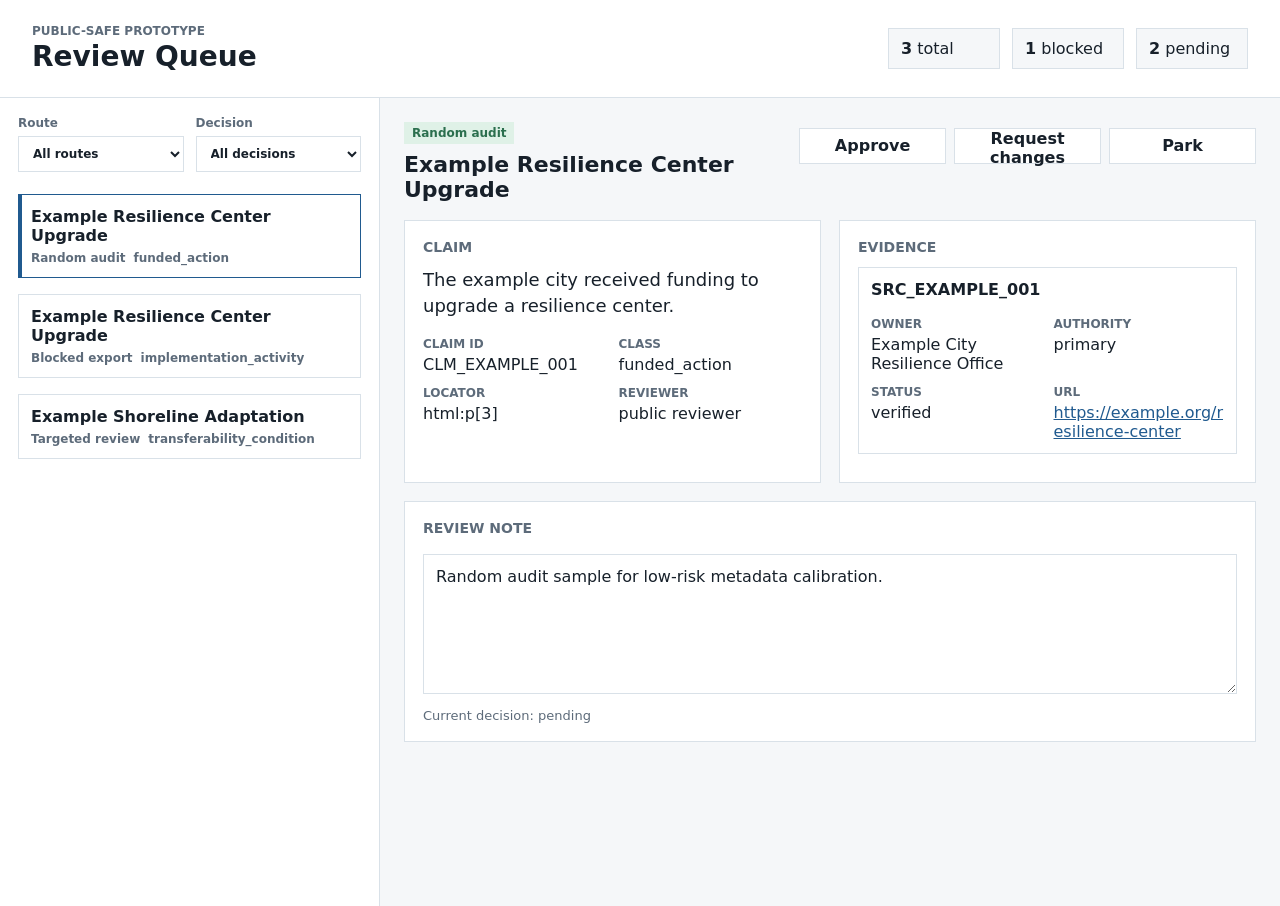
<file: case-study-workbench/review_app/index.html>
<!doctype html>
<html lang="en">
  <head>
    <meta charset="utf-8" />
    <meta name="viewport" content="width=device-width, initial-scale=1" />
    <title>Review Queue Prototype</title>
    <link rel="stylesheet" href="./style.css" />
  </head>
  <body>
    <header class="topbar">
      <div>
        <p class="eyebrow">Public-safe prototype</p>
        <h1>Review Queue</h1>
      </div>
      <div class="status-strip" aria-label="Queue counters">
        <span><strong id="totalCount">0</strong> total</span>
        <span><strong id="blockedCount">0</strong> blocked</span>
        <span><strong id="pendingCount">0</strong> pending</span>
      </div>
    </header>

    <main class="layout">
      <aside class="queue-panel" aria-label="Review queue">
        <div class="filters" aria-label="Filters">
          <label>
            Route
            <select id="routeFilter">
              <option value="all">All routes</option>
              <option value="blocked_export">Blocked export</option>
              <option value="mandatory_full_review">Mandatory full review</option>
              <option value="targeted_review">Targeted review</option>
              <option value="random_audit">Random audit</option>
            </select>
          </label>
          <label>
            Decision
            <select id="decisionFilter">
              <option value="all">All decisions</option>
              <option value="pending">Pending</option>
              <option value="approved">Approved</option>
              <option value="changes_requested">Changes requested</option>
              <option value="parked">Parked</option>
            </select>
          </label>
        </div>
        <div id="queueList" class="queue-list" role="list"></div>
      </aside>

      <section class="detail-panel" aria-live="polite">
        <div class="detail-head">
          <div>
            <p id="detailRoute" class="pill">No item selected</p>
            <h2 id="detailTitle">Select a claim</h2>
          </div>
          <div class="actions" aria-label="Review decisions">
            <button id="approveBtn" type="button">Approve</button>
            <button id="changeBtn" type="button">Request changes</button>
            <button id="parkBtn" type="button">Park</button>
          </div>
        </div>

        <div class="split">
          <article>
            <h3>Claim</h3>
            <p id="claimText" class="claim-copy">No claim selected.</p>
            <dl class="meta-grid">
              <div>
                <dt>Claim ID</dt>
                <dd id="claimId">-</dd>
              </div>
              <div>
                <dt>Class</dt>
                <dd id="claimClass">-</dd>
              </div>
              <div>
                <dt>Locator</dt>
                <dd id="locator">-</dd>
              </div>
              <div>
                <dt>Reviewer</dt>
                <dd id="reviewer">-</dd>
              </div>
            </dl>
          </article>

          <article>
            <h3>Evidence</h3>
            <div id="sourceList" class="source-list"></div>
          </article>
        </div>

        <section class="review-note">
          <h3>Review Note</h3>
          <textarea id="noteBox" rows="6" aria-label="Review note"></textarea>
          <p id="decisionPreview" class="decision-preview">Decision history is local to this prototype.</p>
        </section>
      </section>
    </main>

    <script src="./app.js"></script>
  </body>
</html>
</file>
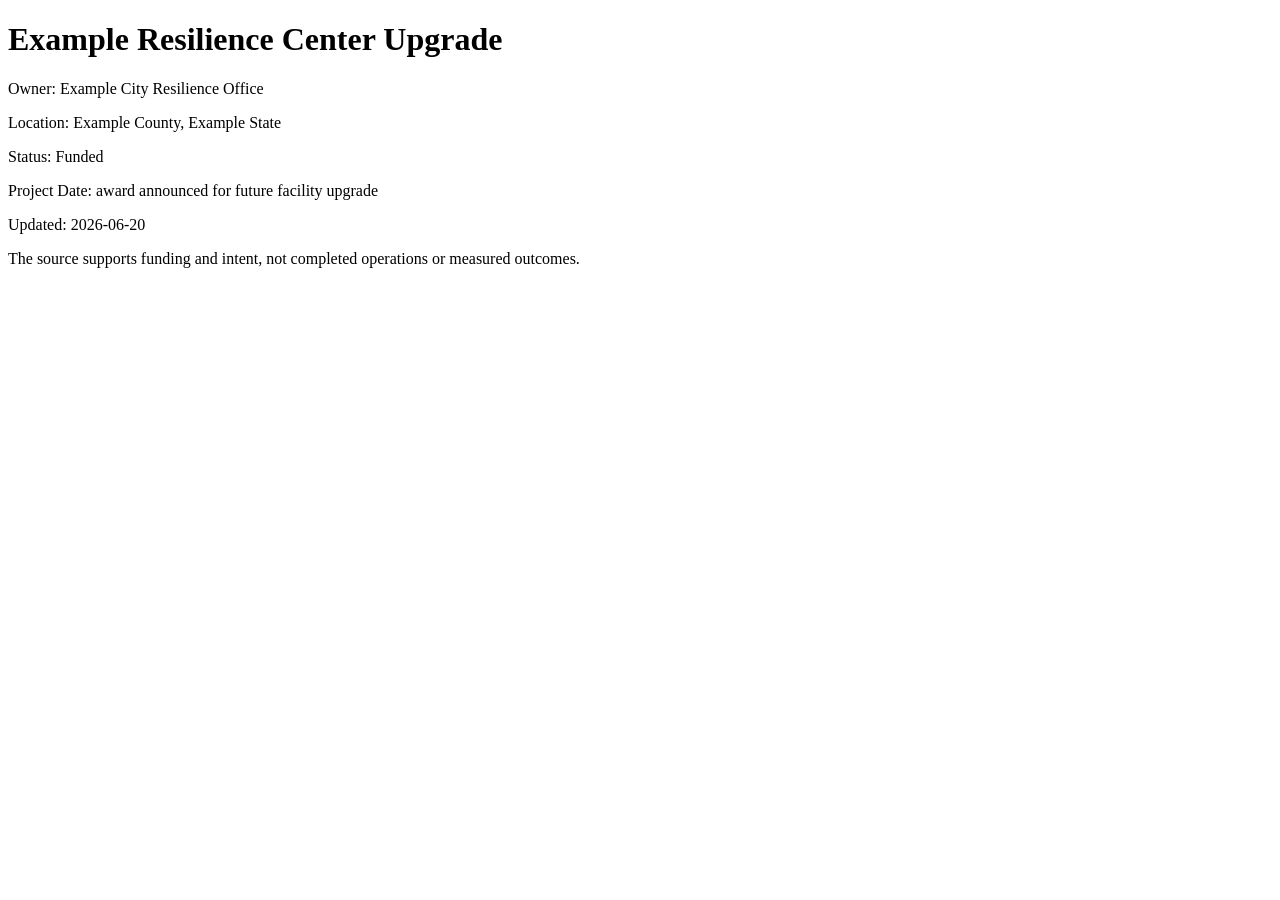
<file: case-study-workbench/tests/fixtures/sample_case.html>
<!doctype html>
<html>
  <head>
    <title>Example Resilience Center Upgrade</title>
  </head>
  <body>
    <h1>Example Resilience Center Upgrade</h1>
    <p>Owner: Example City Resilience Office</p>
    <p>Location: Example County, Example State</p>
    <p>Status: Funded</p>
    <p>Project Date: award announced for future facility upgrade</p>
    <p>Updated: 2026-06-20</p>
    <p>The source supports funding and intent, not completed operations or measured outcomes.</p>
  </body>
</html>
</file>
<file: case-study-workbench/review_app/style.css>
:root {
  color-scheme: light;
  --ink: #17202a;
  --muted: #5d6b7a;
  --line: #d9e1e8;
  --panel: #ffffff;
  --surface: #f5f7f9;
  --blue: #205a8f;
  --green: #2b6f4e;
  --amber: #8a5b13;
  --red: #9d2f2f;
  font-family:
    Inter, ui-sans-serif, system-ui, -apple-system, BlinkMacSystemFont, "Segoe UI", sans-serif;
}

* {
  box-sizing: border-box;
}

body {
  margin: 0;
  background: var(--surface);
  color: var(--ink);
}

.topbar {
  display: flex;
  align-items: center;
  justify-content: space-between;
  gap: 24px;
  padding: 24px 32px;
  background: #ffffff;
  border-bottom: 1px solid var(--line);
}

.eyebrow {
  margin: 0 0 4px;
  color: var(--muted);
  font-size: 12px;
  font-weight: 700;
  text-transform: uppercase;
}

h1,
h2,
h3,
p {
  margin-top: 0;
}

h1 {
  margin-bottom: 0;
  font-size: 28px;
  line-height: 1.1;
}

h2 {
  margin-bottom: 0;
  font-size: 22px;
}

h3 {
  margin-bottom: 12px;
  font-size: 14px;
  color: var(--muted);
  text-transform: uppercase;
}

.status-strip {
  display: flex;
  gap: 12px;
  flex-wrap: wrap;
}

.status-strip span {
  min-width: 112px;
  padding: 10px 12px;
  border: 1px solid var(--line);
  background: var(--surface);
}

.layout {
  display: grid;
  grid-template-columns: minmax(320px, 380px) 1fr;
  min-height: calc(100vh - 92px);
}

.queue-panel {
  border-right: 1px solid var(--line);
  background: #ffffff;
  padding: 18px;
}

.filters {
  display: grid;
  grid-template-columns: 1fr 1fr;
  gap: 12px;
  margin-bottom: 16px;
}

label {
  color: var(--muted);
  font-size: 12px;
  font-weight: 700;
}

select,
textarea,
button {
  width: 100%;
  margin-top: 6px;
  border: 1px solid var(--line);
  background: #ffffff;
  color: var(--ink);
  font: inherit;
}

select,
button {
  height: 36px;
  padding: 0 10px;
}

button {
  cursor: pointer;
  font-weight: 700;
}

button:hover,
button:focus {
  border-color: var(--blue);
  outline: 2px solid #cfe3f5;
  outline-offset: 1px;
}

.queue-list {
  display: grid;
  gap: 10px;
}

.queue-item {
  width: 100%;
  text-align: left;
  height: auto;
  padding: 12px;
  border: 1px solid var(--line);
  background: var(--panel);
}

.queue-item[aria-current="true"] {
  border-color: var(--blue);
  box-shadow: inset 3px 0 0 var(--blue);
}

.queue-title {
  display: block;
  margin-bottom: 6px;
  font-weight: 800;
}

.queue-meta {
  display: flex;
  gap: 8px;
  flex-wrap: wrap;
  color: var(--muted);
  font-size: 12px;
}

.detail-panel {
  padding: 24px;
}

.detail-head {
  display: flex;
  align-items: start;
  justify-content: space-between;
  gap: 24px;
  margin-bottom: 18px;
}

.actions {
  display: grid;
  grid-template-columns: repeat(3, minmax(112px, 1fr));
  gap: 8px;
  min-width: 380px;
}

.pill {
  display: inline-block;
  margin-bottom: 8px;
  padding: 4px 8px;
  background: #e8eef4;
  color: var(--blue);
  font-size: 12px;
  font-weight: 800;
}

.pill.blocked_export {
  background: #f7e1df;
  color: var(--red);
}

.pill.targeted_review {
  background: #fff1d6;
  color: var(--amber);
}

.pill.random_audit {
  background: #dff1e7;
  color: var(--green);
}

.split {
  display: grid;
  grid-template-columns: 1fr 1fr;
  gap: 18px;
  margin-bottom: 18px;
}

article,
.review-note {
  background: #ffffff;
  border: 1px solid var(--line);
  padding: 18px;
}

.claim-copy {
  font-size: 18px;
  line-height: 1.45;
}

.meta-grid {
  display: grid;
  grid-template-columns: 1fr 1fr;
  gap: 12px;
  margin: 18px 0 0;
}

dt {
  color: var(--muted);
  font-size: 12px;
  font-weight: 800;
  text-transform: uppercase;
}

dd {
  margin: 4px 0 0;
  overflow-wrap: anywhere;
}

.source-card {
  border: 1px solid var(--line);
  padding: 12px;
  margin-bottom: 10px;
}

.source-card a {
  color: var(--blue);
  overflow-wrap: anywhere;
}

textarea {
  resize: vertical;
  min-height: 120px;
  padding: 12px;
}

.decision-preview {
  margin: 10px 0 0;
  color: var(--muted);
  font-size: 13px;
}

@media (max-width: 900px) {
  .topbar,
  .detail-head {
    display: block;
  }

  .layout,
  .split {
    grid-template-columns: 1fr;
  }

  .queue-panel {
    border-right: 0;
    border-bottom: 1px solid var(--line);
  }

  .actions {
    min-width: 0;
    margin-top: 16px;
  }
}
</file>
